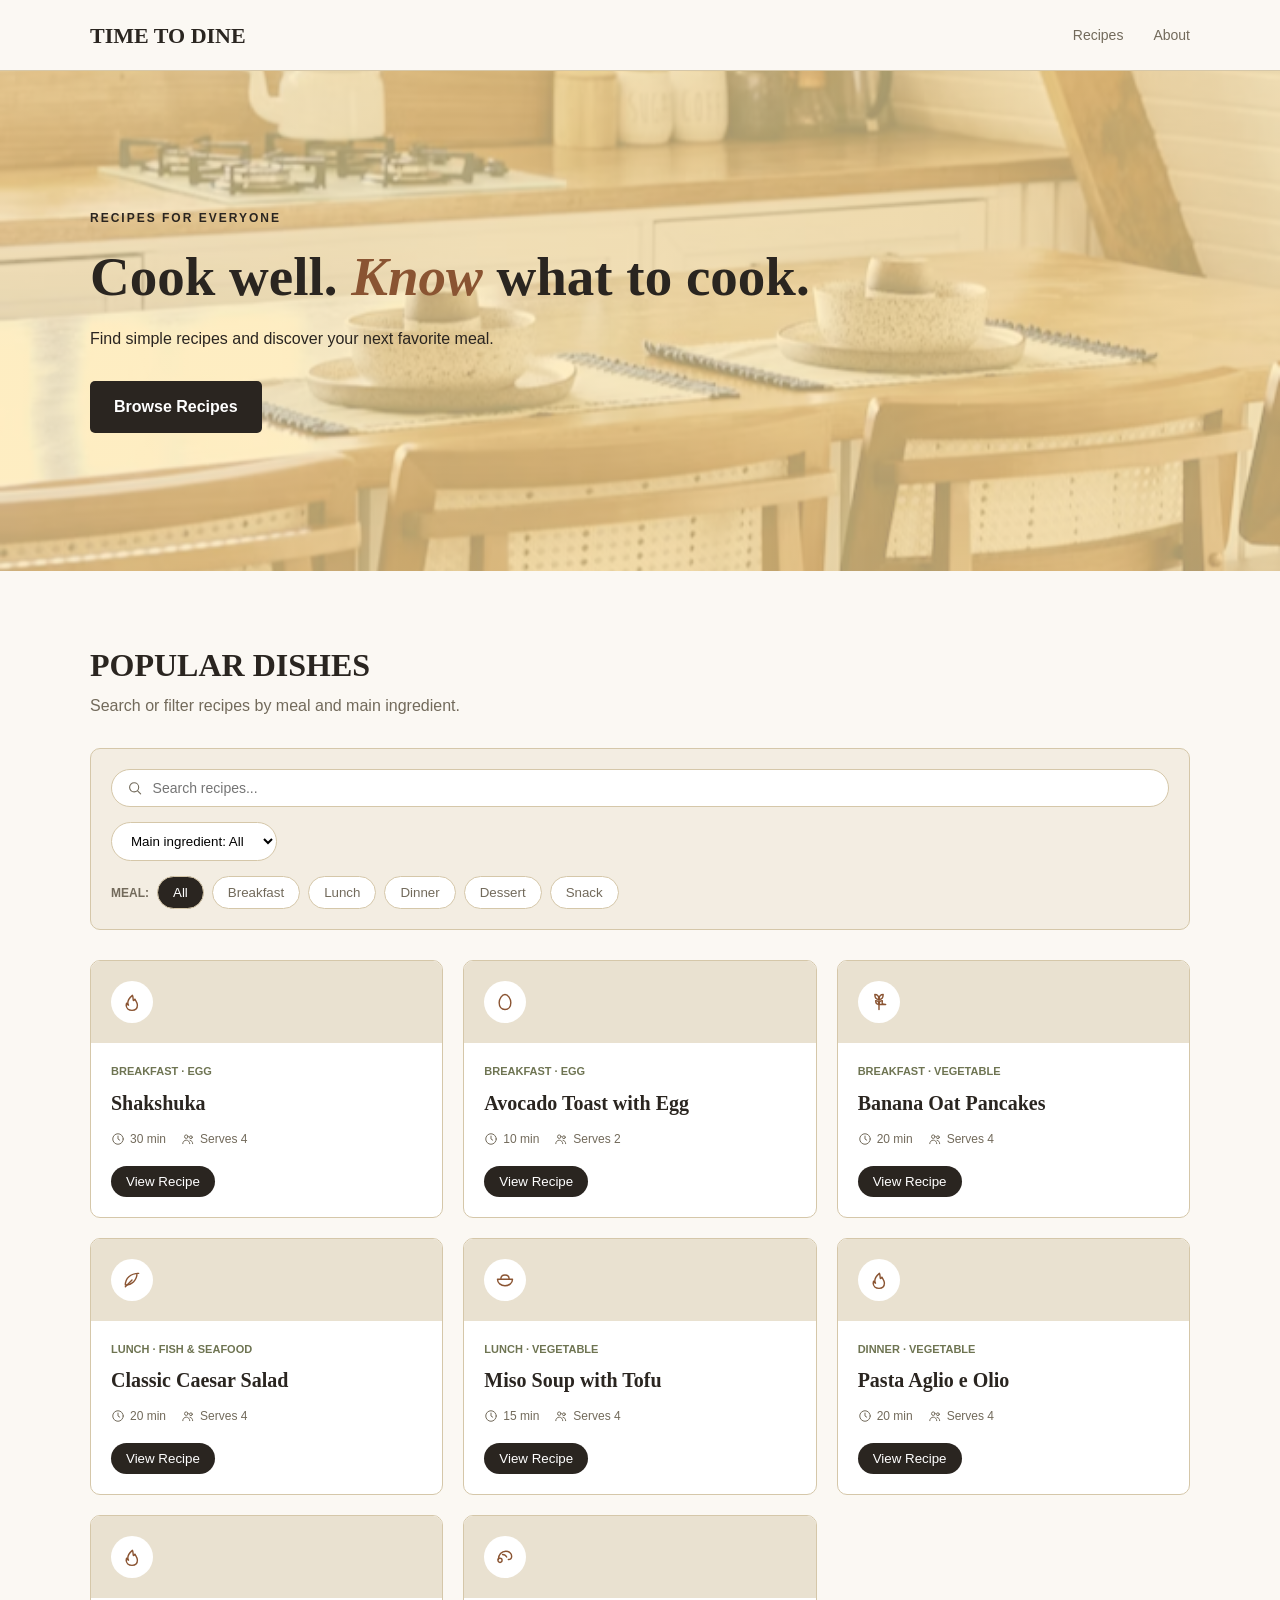
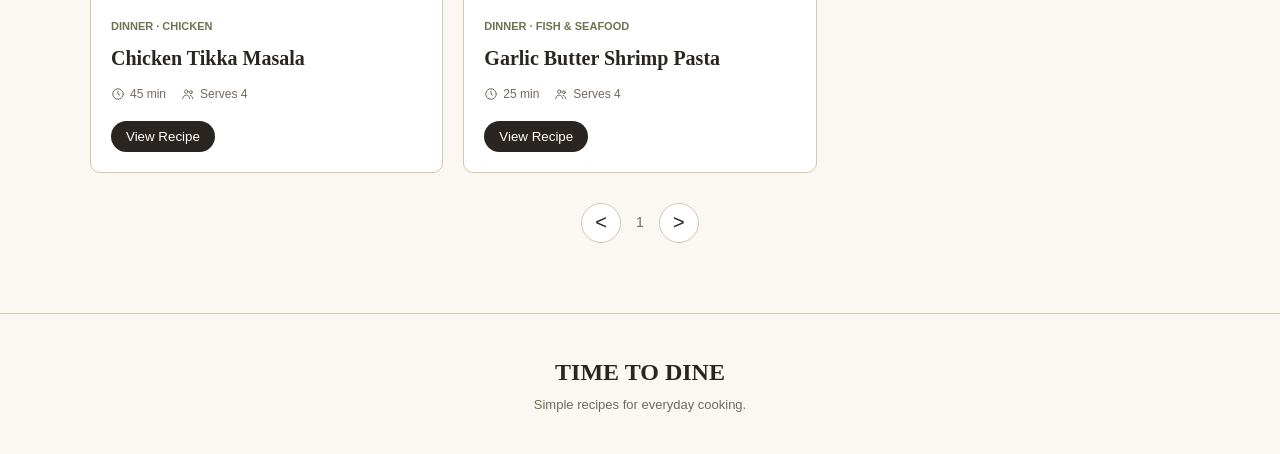
<file: index.html>
<!DOCTYPE html>
<html lang="en">

<head>
    <meta charset="UTF-8">
    <meta name="viewport" content="width=device-width, initial-scale=1.0">
    <title>Time to Dine</title>
    <link rel="stylesheet" href="styles.css">

    <!-- Fonts -->
    <link rel="preconnect" href="https://fonts.googleapis.com">
    <link rel="preconnect" href="https://fonts.gstatic.com" crossorigin>
    <link href="https://fonts.googleapis.com/css2?family=Fraunces:wght@400;600;700&family=Inter:wght@400;500;600&display=swap" rel="stylesheet">
</head>

<body>
    <!-- ================= SVG ICONS ================= -->
    <svg style="display: none;">
        <!-- Egg -->
        <symbol id="egg" viewBox="0 0 24 24">
            <path d="M12 21c4.4 0 7-3.6 7-8 0-5-3.5-10-7-10S5 8 5 13c0 4.4 2.6 8 7 8Z" />
        </symbol>

        <!-- Leaf -->
        <symbol id="leaf" viewBox="0 0 24 24">
            <path d="M20 4C10 4 4 10 4 18c8 0 14-6 14-14Z" />
            <path d="M4 20 12 12" />
        </symbol>

        <!-- Flame -->
        <symbol id="flame" viewBox="0 0 24 24">
            <path d="M12 22c4 0 6.5-2.6 6.5-6.4
            -0-3-2-4.8-3-7-1 1.6-1.8 2-2 1
            -.3-1.4 0-3.3-1-5.6C9.5 6.5
            7 9 7 13c0 1 .3 2 .8 2.8
            -1-.4-1.8-1.2-2.3-2.3
            C5 15.2 5 17 5 15.6
            5 19.4 8 22 12 22Z" />
        </symbol>

        <!-- Bowl -->
        <symbol id="bowl" viewBox="0 0 24 24">
            <path d="M3 11h18a9 8 0 0 1-18 0Z" />
            <path d="M7 11c0-3 2-5 5-5s5 2 5 5" />
        </symbol>

        <!-- Cookie -->
        <symbol id="cookie" viewBox="0 0 24 24">
            <circle cx="12" cy="12" r="9" />
            <circle cx="9" cy="10" r="1" />
            <circle cx="14" cy="8.5" r="1" />
            <circle cx="15" cy="14" r="1" />
            <circle cx="9.5" cy="15" r="1" />
        </symbol>

        <!-- Grain -->
        <symbol id="grain" viewBox="0 0 24 24">
            <path d="M12 21V9" />
            <path d="M12 9c0-4-2-6-5-6 0 4 2 6 5 6Z" />
            <path d="M12 9c0-4 2-6 5-6 0 4-2 6-5 6Z" />
            <path d="M12 15c0-3-1.7-4.7-4-4.7 0 3 1.7 4.7 4 4.7Z" />
            <path d="M12 15c0-3 1.7-4.7 4-4.7 0 3-1.7 4.7 4 4.7Z" />
        </symbol>

        <!-- Shrimp -->
        <symbol id="shrimp" viewBox="0 0 24 24">
            <path d="M4 15c0-6 4-10 9-10 4 0 7 3 7 6s-2 4-4 4" />
            <path d="M9 9c2 0 4 1 5 3" />
            <circle cx="6" cy="16" r="2.5" />
        </symbol>

        <!-- Clock -->
        <symbol id="clock" viewBox="0 0 24 24">
            <circle cx="12" cy="12" r="9" />
            <path d="M12 7v5l3 2" />
        </symbol>

        <!-- Users -->
        <symbol id="users" viewBox="0 0 24 24">
            <circle cx="9" cy="8" r="3" />
            <path d="M3 20c0-3.3 2.7-6 6-6s6 2.7 6 6" />
            <circle cx="17" cy="9" r="2.4" />
            <path d="M15.5 14.2c2.5.4 4.5 2.6 4.5 5.8" />
        </symbol>

        <!-- Search -->
        <symbol id="search" viewBox="0 0 24 24">
            <circle cx="11" cy="11" r="7" />
            <path d="m21 21-4.3-4.3" />
        </symbol>

        <!-- Close -->
        <symbol id="close" viewBox="0 0 24 24">
            <path d="M6 6l12 12" />
            <path d="M18 6 6 18" />
        </symbol>
    </svg>


    <!-- ================= HEADER ================= -->
    <header>
        <div class="container">
            <a href="#" class="logo">
                TIME TO DINE
            </a>

            <nav>
                <a href="#recipes">Recipes</a>
                <a href="#about">About</a>
            </nav>
        </div>
    </header>


    <!-- ================= HERO ================= -->
    <section class="hero">
        <div class="container">
            <p class="eyebrow">
                RECIPES FOR EVERYONE
            </p>

            <h1>
                Cook well.
                <i>Know</i>
                what to cook.
            </h1>

            <p class="hero-text">
                Find simple recipes and discover your next favorite meal.
            </p>

            <a href="#recipes" class="button">
                Browse Recipes
            </a>
        </div>
    </section>


    <!-- ================= RECIPES ================= -->
    <section class="recipes" id="recipes">
        <div class="container">
            <div class="section-title">
                <h2>POPULAR DISHES</h2>
                <p>
                    Search or filter recipes by meal and main ingredient.
                </p>
            </div>

            <!-- Search and Filters -->
            <div class="controls">

                <!-- Search -->
                <div class="search">
                    <svg>
                        <use href="#search"></use>
                    </svg>
                    <input type="text" id="searchInput" placeholder="Search recipes...">
                </div>

                <!-- Main Ingredient -->
                <select id="ingredientSelect">
                    <option value="All">
                        Main ingredient: All
                    </option>

                    <option value="Chicken">
                        Chicken
                    </option>

                    <option value="Beef">
                        Beef
                    </option>

                    <option value="Pork">
                        Pork
                    </option>

                    <option value="Fish & Seafood">
                        Fish & Seafood
                    </option>

                    <option value="Egg">
                        Egg
                    </option>

                    <option value="Vegetable">
                        Vegetable
                    </option>
                </select>

                <!-- Meal -->
                <div class="meal-filter">
                    <span>MEAL:</span>

                    <button class="chip active" data-meal="All">
                        All
                    </button>

                    <button class="chip" data-meal="Breakfast">
                        Breakfast
                    </button>

                    <button class="chip" data-meal="Lunch">
                        Lunch
                    </button>

                    <button class="chip" data-meal="Dinner">
                        Dinner
                    </button>

                    <button class="chip" data-meal="Dessert">
                        Dessert
                    </button>

                    <button class="chip" data-meal="Snack">
                        Snack
                    </button>
                </div>
            </div>

            <!-- Recipe Cards -->
            <div class="recipe-grid" id="recipeGrid"></div>


            <!-- Recipe Navigation -->
            <div class="recipe-navigation">
                <button id="prevRecipe">
                    &lt;
                </button>

                <span id="recipePage">
                    1
                </span>

                <button id="nextRecipe">
                    &gt;
                </button>
            </div>
        </div>
    </section>

    <!-- ================= RECIPE OVERLAY ================= -->
    <div class="recipe-overlay" id="recipeOverlay">

        <!-- Dark Background -->
        <div
            class="overlay-backdrop"
            id="overlayBackdrop">
        </div>

        <!-- Recipe Details -->
        <div class="detail" id="detailCard">

            <!-- Close Button -->
            <button class="close-btn" id="closeOverlay">
                <svg>
                    <use href="#close"></use>
                </svg>
            </button>


            <!-- Detail Header -->

            <div class="detail-head">
                <div>
                    <div class="category" id="detailCategory"></div>
                    <h2 id="detailTitle"></h2>

                    <!-- Recipe Meta -->
                    <div class="detail-meta">
                        <span>
                            <svg><use href="#clock"></use></svg>
                            <span id="detailTime"></span>
                            min
                        </span>

                        <span>
                            <svg><use href="#users"></use></svg>
                            Serves
                            <span id="detailServings"></span>
                        </span>
                    </div>
                </div>
            </div>

            <!-- Detail Body -->
            <div class="detail-body">

                <!-- Ingredients -->
                <div>
                    <h4>Ingredients</h4>
                    <div class="detail-receipt" id="detailIngredients"></div>
                </div>

                <!-- Instructions -->
                <div>
                    <h4>Instructions</h4>
                    <ol class="steps" id="detailSteps"></ol>
                </div>
            </div>
        </div>
    </div>

    <!-- ================= FOOTER ================= -->
    <footer id="about">
        <h2> TIME TO DINE
        </h2>
        <p> Simple recipes for everyday cooking.</p>
    </footer>

    <!-- JavaScript -->
    <script src="script.js"></script>

</body>
</html>
</file>
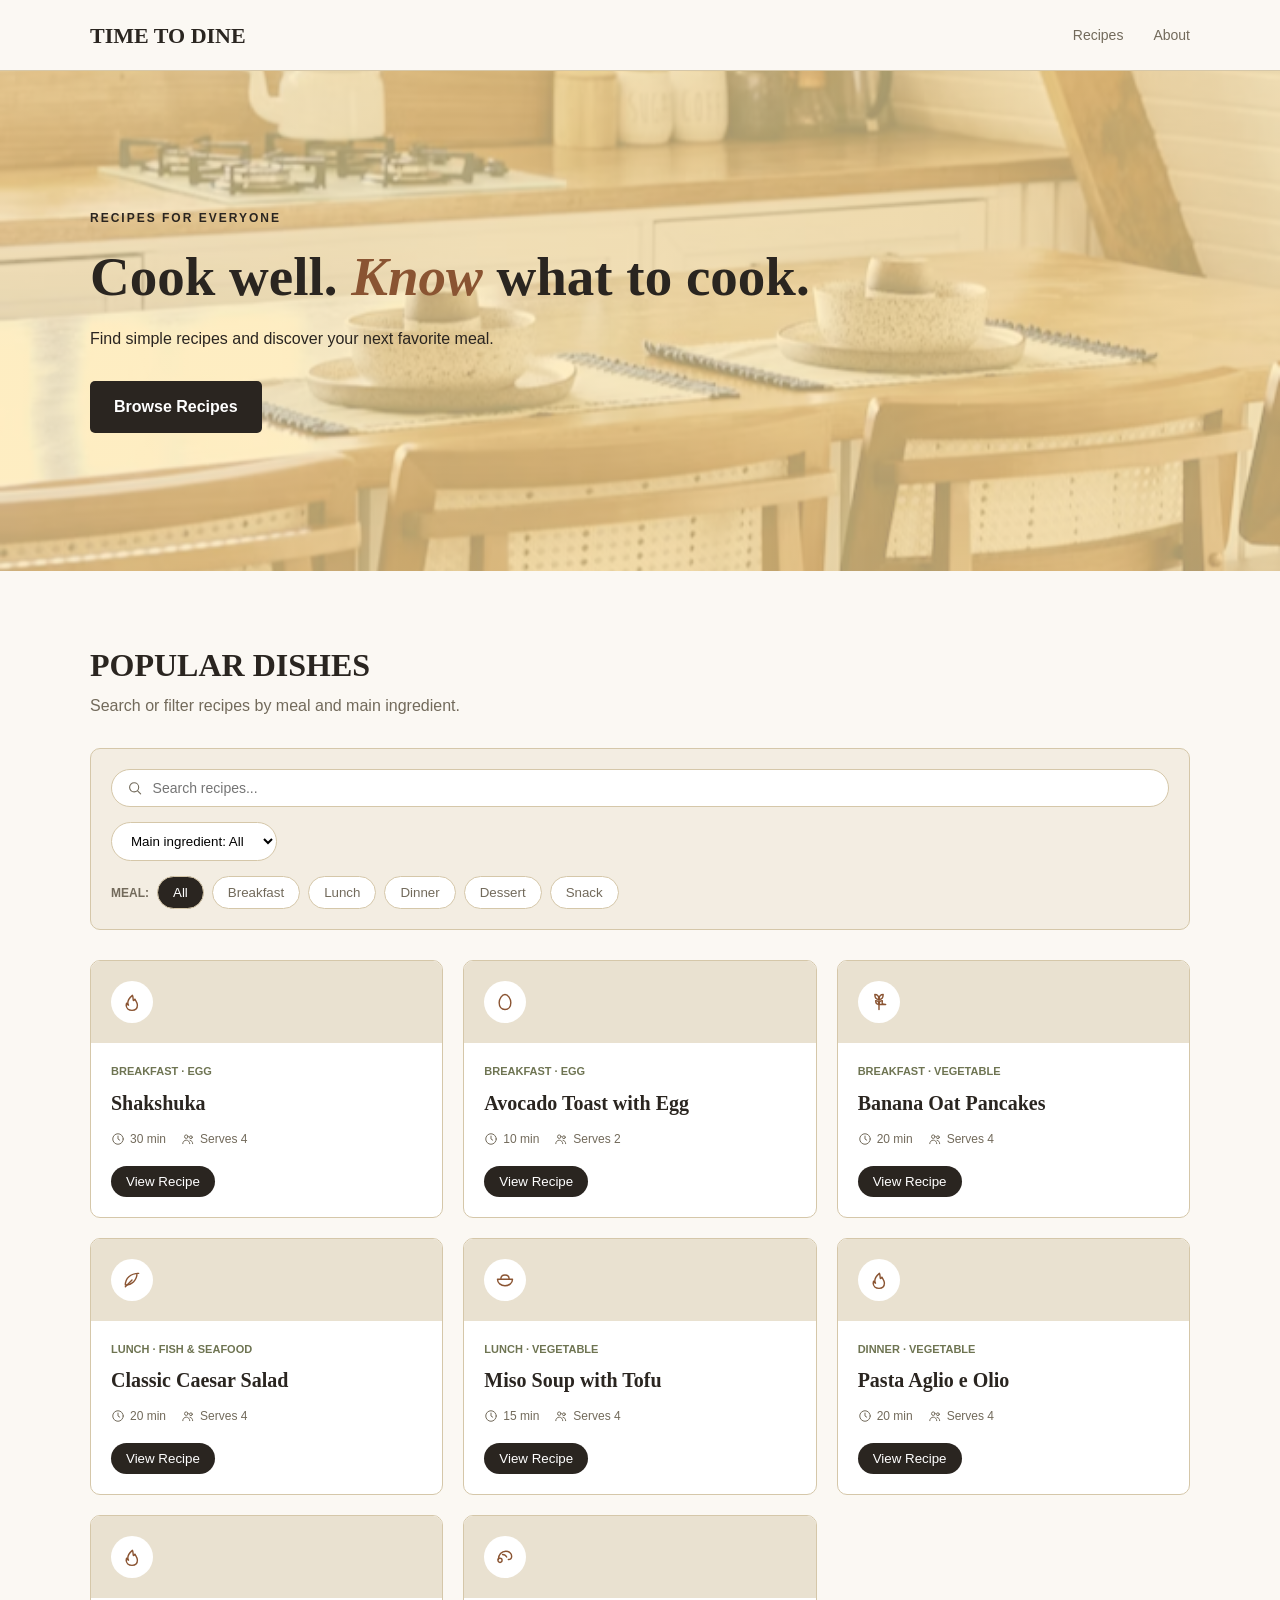
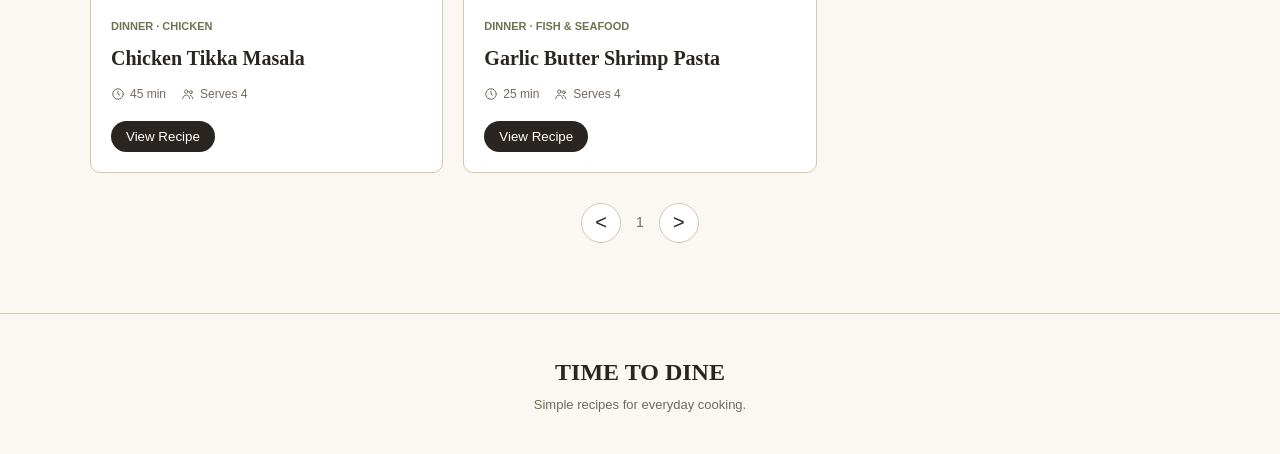
<file: recipe.html>
<!DOCTYPE html>
<html lang="en">

<head>
    <meta charset="UTF-8">
    <meta name="viewport" content="width=device-width, initial-scale=1.0">
    <title>Time to Dine</title>
    <link rel="stylesheet" href="recipe.css">

    <!-- Fonts -->
    <link rel="preconnect" href="https://fonts.googleapis.com">
    <link rel="preconnect" href="https://fonts.gstatic.com" crossorigin>
    <link href="https://fonts.googleapis.com/css2?family=Fraunces:wght@400;600;700&family=Inter:wght@400;500;600&display=swap" rel="stylesheet">
</head>

<body>
    <!-- ================= SVG ICONS ================= -->
    <svg style="display: none;">
        <!-- Egg -->
        <symbol id="egg" viewBox="0 0 24 24">
            <path d="M12 21c4.4 0 7-3.6 7-8 0-5-3.5-10-7-10S5 8 5 13c0 4.4 2.6 8 7 8Z" />
        </symbol>

        <!-- Leaf -->
        <symbol id="leaf" viewBox="0 0 24 24">
            <path d="M20 4C10 4 4 10 4 18c8 0 14-6 14-14Z" />
            <path d="M4 20 12 12" />
        </symbol>

        <!-- Flame -->
        <symbol id="flame" viewBox="0 0 24 24">
            <path d="M12 22c4 0 6.5-2.6 6.5-6.4
            -0-3-2-4.8-3-7-1 1.6-1.8 2-2 1
            -.3-1.4 0-3.3-1-5.6C9.5 6.5
            7 9 7 13c0 1 .3 2 .8 2.8
            -1-.4-1.8-1.2-2.3-2.3
            C5 15.2 5 17 5 15.6
            5 19.4 8 22 12 22Z" />
        </symbol>

        <!-- Bowl -->
        <symbol id="bowl" viewBox="0 0 24 24">
            <path d="M3 11h18a9 8 0 0 1-18 0Z" />
            <path d="M7 11c0-3 2-5 5-5s5 2 5 5" />
        </symbol>

        <!-- Cookie -->
        <symbol id="cookie" viewBox="0 0 24 24">
            <circle cx="12" cy="12" r="9" />
            <circle cx="9" cy="10" r="1" />
            <circle cx="14" cy="8.5" r="1" />
            <circle cx="15" cy="14" r="1" />
            <circle cx="9.5" cy="15" r="1" />
        </symbol>

        <!-- Grain -->
        <symbol id="grain" viewBox="0 0 24 24">
            <path d="M12 21V9" />
            <path d="M12 9c0-4-2-6-5-6 0 4 2 6 5 6Z" />
            <path d="M12 9c0-4 2-6 5-6 0 4-2 6-5 6Z" />
            <path d="M12 15c0-3-1.7-4.7-4-4.7 0 3 1.7 4.7 4 4.7Z" />
            <path d="M12 15c0-3 1.7-4.7 4-4.7 0 3-1.7 4.7 4 4.7Z" />
        </symbol>

        <!-- Shrimp -->
        <symbol id="shrimp" viewBox="0 0 24 24">
            <path d="M4 15c0-6 4-10 9-10 4 0 7 3 7 6s-2 4-4 4" />
            <path d="M9 9c2 0 4 1 5 3" />
            <circle cx="6" cy="16" r="2.5" />
        </symbol>

        <!-- Clock -->
        <symbol id="clock" viewBox="0 0 24 24">
            <circle cx="12" cy="12" r="9" />
            <path d="M12 7v5l3 2" />
        </symbol>

        <!-- Users -->
        <symbol id="users" viewBox="0 0 24 24">
            <circle cx="9" cy="8" r="3" />
            <path d="M3 20c0-3.3 2.7-6 6-6s6 2.7 6 6" />
            <circle cx="17" cy="9" r="2.4" />
            <path d="M15.5 14.2c2.5.4 4.5 2.6 4.5 5.8" />
        </symbol>

        <!-- Search -->
        <symbol id="search" viewBox="0 0 24 24">
            <circle cx="11" cy="11" r="7" />
            <path d="m21 21-4.3-4.3" />
        </symbol>

        <!-- Close -->
        <symbol id="close" viewBox="0 0 24 24">
            <path d="M6 6l12 12" />
            <path d="M18 6 6 18" />
        </symbol>
    </svg>


    <!-- ================= HEADER ================= -->
    <header>
        <div class="container">
            <a href="#" class="logo">
                TIME TO DINE
            </a>

            <nav>
                <a href="#recipes">Recipes</a>
                <a href="#about">About</a>
            </nav>
        </div>
    </header>


    <!-- ================= HERO ================= -->
    <section class="hero">
        <div class="container">
            <p class="eyebrow">
                RECIPES FOR EVERYONE
            </p>

            <h1>
                Cook well.
                <i>Know</i>
                what to cook.
            </h1>

            <p class="hero-text">
                Find simple recipes and discover your next favorite meal.
            </p>

            <a href="#recipes" class="button">
                Browse Recipes
            </a>
        </div>
    </section>


    <!-- ================= RECIPES ================= -->
    <section class="recipes" id="recipes">
        <div class="container">
            <div class="section-title">
                <h2>POPULAR DISHES</h2>
                <p>
                    Search or filter recipes by meal and main ingredient.
                </p>
            </div>

            <!-- Search and Filters -->
            <div class="controls">

                <!-- Search -->
                <div class="search">
                    <svg>
                        <use href="#search"></use>
                    </svg>
                    <input type="text" id="searchInput" placeholder="Search recipes...">
                </div>

                <!-- Main Ingredient -->
                <select id="ingredientSelect">
                    <option value="All">
                        Main ingredient: All
                    </option>

                    <option value="Chicken">
                        Chicken
                    </option>

                    <option value="Beef">
                        Beef
                    </option>

                    <option value="Pork">
                        Pork
                    </option>

                    <option value="Fish & Seafood">
                        Fish & Seafood
                    </option>

                    <option value="Egg">
                        Egg
                    </option>

                    <option value="Vegetable">
                        Vegetable
                    </option>
                </select>

                <!-- Meal -->
                <div class="meal-filter">
                    <span>MEAL:</span>

                    <button class="chip active" data-meal="All">
                        All
                    </button>

                    <button class="chip" data-meal="Breakfast">
                        Breakfast
                    </button>

                    <button class="chip" data-meal="Lunch">
                        Lunch
                    </button>

                    <button class="chip" data-meal="Dinner">
                        Dinner
                    </button>

                    <button class="chip" data-meal="Dessert">
                        Dessert
                    </button>

                    <button class="chip" data-meal="Snack">
                        Snack
                    </button>
                </div>
            </div>

            <!-- Recipe Cards -->
            <div class="recipe-grid" id="recipeGrid"></div>


            <!-- Recipe Navigation -->
            <div class="recipe-navigation">
                <button id="prevRecipe">
                    &lt;
                </button>

                <span id="recipePage">
                    1
                </span>

                <button id="nextRecipe">
                    &gt;
                </button>
            </div>
        </div>
    </section>

    <!-- ================= RECIPE OVERLAY ================= -->
    <div class="recipe-overlay" id="recipeOverlay">

        <!-- Dark Background -->
        <div
            class="overlay-backdrop"
            id="overlayBackdrop">
        </div>

        <!-- Recipe Details -->
        <div class="detail" id="detailCard">

            <!-- Close Button -->
            <button class="close-btn" id="closeOverlay">
                <svg>
                    <use href="#close"></use>
                </svg>
            </button>


            <!-- Detail Header -->

            <div class="detail-head">
                <div>
                    <div class="category" id="detailCategory"></div>
                    <h2 id="detailTitle"></h2>

                    <!-- Recipe Meta -->
                    <div class="detail-meta">
                        <span>
                            <svg><use href="#clock"></use></svg>
                            <span id="detailTime"></span>
                            min
                        </span>

                        <span>
                            <svg><use href="#users"></use></svg>
                            Serves
                            <span id="detailServings"></span>
                        </span>
                    </div>
                </div>
            </div>

            <!-- Detail Body -->
            <div class="detail-body">

                <!-- Ingredients -->
                <div>
                    <h4>Ingredients</h4>
                    <div class="detail-receipt" id="detailIngredients"></div>
                </div>

                <!-- Instructions -->
                <div>
                    <h4>Instructions</h4>
                    <ol class="steps" id="detailSteps"></ol>
                </div>
            </div>
        </div>
    </div>

    <!-- ================= FOOTER ================= -->
    <footer id="about">
        <h2> TIME TO DINE
        </h2>
        <p> Simple recipes for everyday cooking.</p>
    </footer>

    <!-- JavaScript -->
    <script src="recipe.js"></script>

</body>
</html>
</file>
<file: styles.css>
/* ================= GENERAL ================= */

* {
    margin: 0;
    padding: 0;
    box-sizing: border-box;
}

body {
    font-family: Arial, sans-serif;
    background-color: #FBF8F3;
    color: #2A2520;
    line-height: 1.5;
}

.container {
    width: 90%;
    max-width: 1100px;
    margin: auto;
}

a {
    text-decoration: none;
    color: inherit;
}


/* ================= SVG ICONS ================= */

svg {
    width: 20px;
    height: 20px;
    fill: none;
    stroke: currentColor;
    stroke-width: 1.7;
    stroke-linecap: round;
    stroke-linejoin: round;
}


/* ================= HEADER ================= */

header {
    position: sticky;
    top: 0;
    background-color: #FBF8F3;
    border-bottom: 1px solid #D5C7A9;
    z-index: 10;
}

header .container {
    height: 70px;
    display: flex;
    justify-content: space-between;
    align-items: center;
}

.logo {
    font-family: Georgia, serif;
    font-size: 22px;
    font-weight: bold;
}

nav {
    display: flex;
    gap: 30px;
}

nav a {
    color: #726A5B;
    font-size: 14px;
}

nav a:hover {
    color: #2A2520;
}

/* ================= HERO ================= */

.hero {
    min-height: 500px;
    background-image: linear-gradient(rgba(255, 230, 167, 0.65),rgba(255, 230, 167, 0.65)), url("kitchen.png");
    background-size: cover;
    background-position: center;
    display: flex;
    align-items: center;
}

.hero .container {
    padding-top: 50px;
    padding-bottom: 50px;
}

.eyebrow {
    font-size: 12px;
    font-weight: bold;
    letter-spacing: 2px;
    margin-bottom: 20px;
}

.hero h1 {
    font-family: Georgia, serif;
    font-size: 55px;
    line-height: 1.1;
    margin-bottom: 20px;
}

.hero h1 i {
    color: #8A5432;
}

.hero-text {
    max-width: 500px;
    font-size: 16px;
    margin-bottom: 30px;
}

.button {
    display: inline-block;
    background-color: #2A2520;
    color: white;
    padding: 14px 24px;
    border-radius: 5px;
    font-weight: bold;
}

.button:hover {
    background-color: #8A5432;
}


/* ================= RECIPES ================= */

.recipes {
    padding: 70px 0;
}

.section-title {
    margin-bottom: 30px;
}

.section-title h2 {
    font-family: Georgia, serif;
    font-size: 32px;
    margin-bottom: 5px;
}

.section-title p {
    color: #726A5B;
}


/* ================= CONTROLS ================= */

.controls {
    background-color: #F3EDE2;
    border: 1px solid #D5C7A9;
    border-radius: 10px;
    padding: 20px;
    margin-bottom: 30px;
}


/* Search */

.search {
    display: flex;
    align-items: center;
    gap: 10px;
    background-color: white;
    border: 1px solid #D5C7A9;
    border-radius: 30px;
    padding: 10px 15px;
    margin-bottom: 15px;
}

.search svg {
    width: 16px;
    height: 16px;
    color: #726A5B;
}

.search input {
    width: 100%;
    border: none;
    outline: none;
    font-size: 14px;
}


/* Select */

select {
    padding: 10px 15px;
    border: 1px solid #D5C7A9;
    border-radius: 30px;
    background-color: white;
    margin-bottom: 15px;
}


/* Meal buttons */

.meal-filter {
    display: flex;
    align-items: center;
    gap: 8px;
    flex-wrap: wrap;
}

.meal-filter span {
    font-size: 12px;
    font-weight: bold;
    color: #726A5B;
}

.chip {
    border: 1px solid #D5C7A9;
    background-color: white;
    color: #726A5B;
    padding: 8px 15px;
    border-radius: 20px;
    cursor: pointer;
}

.chip:hover {
    border-color: #A5673F;
}

.chip.active {
    background-color: #2A2520;
    color: white;
}


/* ================= RECIPE GRID ================= */

.recipe-grid {
    display: grid;
    grid-template-columns: repeat(3, 1fr);
    gap: 20px;
}

/* ================= RECIPE NAVIGATION ================= */

.recipe-navigation {
    display: flex;
    justify-content: center;
    align-items: center;
    gap: 15px;
    margin-top: 30px;
}

.recipe-navigation button {
    width: 40px;
    height: 40px;
    border: 1px solid #D5C7A9;
    border-radius: 50%;
    background-color: white;
    color: #2A2520;
    font-size: 20px;
    cursor: pointer;
}

.recipe-navigation button:hover {
    background-color: #2A2520;
    color: white;
}

.recipe-navigation span {
    font-size: 14px;
    color: #726A5B;
}

/* ================= CARD ================= */

.card {
    background-color: white;
    border: 1px solid #D5C7A9;
    border-radius: 10px;
    overflow: hidden;
    transition: 0.2s;
}

.card:hover {
    transform: translateY(-3px);
    box-shadow: 0 8px 20px rgba(0, 0, 0, 0.08);
}


/* Card top */

.card-top {
    background-color: #E9E1D0;
    padding: 20px;
    display: flex;
    justify-content: flex-start;
}

.card-icon {
    width: 42px;
    height: 42px;
    background-color: white;
    border-radius: 50%;
    display: flex;
    align-items: center;
    justify-content: center;
    color: #8A5432;
}


/* Card body */

.card-body {
    padding: 20px;
}

.category {
    color: #6E7452;
    font-size: 11px;
    font-weight: bold;
    text-transform: uppercase;
    margin-bottom: 8px;
}

.card h3 {
    font-family: Georgia, serif;
    font-size: 20px;
    margin-bottom: 12px;
}

.card-info {
    display: flex;
    gap: 15px;
    color: #726A5B;
    font-size: 12px;
}

.card-info span {
    display: flex;
    align-items: center;
    gap: 5px;
}

.card-info svg {
    width: 14px;
    height: 14px;
}


/* View button */

.card-button {
    display: inline-block;
    margin-top: 18px;
    background-color: #2A2520;
    color: white;
    border: none;
    padding: 8px 15px;
    border-radius: 20px;
    cursor: pointer;
}

.card-button:hover {
    background-color: #8A5432;
}


/* ================= RECIPE OVERLAY ================= */

.recipe-overlay {
    display: none;
    position: fixed;
    inset: 0;
    z-index: 100;
    padding: 48px 20px;
    overflow-y: auto;
    align-items: flex-start;
    justify-content: center;
}

.recipe-overlay.show {
    display: flex;
}


/* Dark background */

.overlay-backdrop {
    position: fixed;
    inset: 0;
    background-color: rgba(42, 37, 32, 0.4);
    z-index: 1;
}


/* ================= RECIPE DETAIL ================= */

.detail {
    position: relative;
    z-index: 2;
    width: 100%;
    max-width: 760px;
    background-color: #FBF8F3;
    border-radius: 10px;
    box-shadow: 0 15px 40px rgba(0, 0, 0, 0.15);
    overflow: hidden;
}


/* ================= DETAIL HEADER ================= */

.detail-head {
    background-color: #E9E1D0;
    padding: 34px 40px;
    position: relative;
    display: flex;
    justify-content: space-between;
    align-items: flex-start;
    gap: 20px;
}

.detail-head .category {
    color: #8A5432;
}

.detail-head h2 {
    font-family: Georgia, serif;
    font-size: 30px;
    margin: 6px 0 12px;
}


/* ================= DETAIL META ================= */

.detail-meta {
    display: flex;
    gap: 18px;
    color: #726A5B;
    font-size: 13px;
}

.detail-meta span {
    display: flex;
    align-items: center;
    gap: 6px;
}

.detail-meta svg {
    width: 14px;
    height: 14px;
}


/* ================= CLOSE BUTTON ================= */

.close-btn {
    position: absolute;
    top: 18px;
    right: 18px;
    width: 32px;
    height: 32px;
    border-radius: 50%;
    background-color: white;
    border: 1px solid #D5C7A9;
    display: flex;
    align-items: center;
    justify-content: center;
    cursor: pointer;
    z-index: 5;
}

.close-btn svg {
    width: 16px;
    height: 16px;
}


/* ================= DETAIL BODY ================= */

.detail-body {
    padding: 36px 40px 40px;
    display: grid;
    grid-template-columns: 1.1fr 0.9fr;
    gap: 44px;
}

.detail-body h4 {
    font-family: Arial, sans-serif;
    font-size: 11px;
    text-transform: uppercase;
    letter-spacing: 1.5px;
    color: #726A5B;
    margin: 0 0 16px;
}


/* ================= INGREDIENTS ================= */

.detail-receipt {
    background-color: white;
    border: 1px solid #D5C7A9;
    border-radius: 8px;
    padding: 20px;
}

.detail-receipt .ingredient {
    display: flex;
    justify-content: space-between;
    align-items: center;
    gap: 20px;
    padding: 10px 0;
    border-bottom: 1px solid #E9E1D0;
    font-size: 13px;
}

.detail-receipt .ingredient:last-child {
    border-bottom: none;
}

.detail-receipt .ingredient span:first-child {
    font-weight: 600;
}

.detail-receipt .ingredient span:last-child {
    color: #726A5B;
}


/* ================= INSTRUCTIONS ================= */

.steps {
    list-style: none;
    margin: 0;
    padding: 0;
    counter-reset: step;
}

.steps li {
    counter-increment: step;
    position: relative;
    padding-left: 34px;
    margin-bottom: 16px;
    font-size: 14px;
    line-height: 1.6;
}

.steps li::before {
    content: counter(step);
    position: absolute;
    left: 0;
    top: 0;
    width: 22px;
    height: 22px;
    border-radius: 50%;
    background-color: white;
    border: 1px solid #D5C7A9;
    color: #8A5432;
    font-size: 11px;
    font-weight: bold;
    display: flex;
    align-items: center;
    justify-content: center;
}

/* ================= FOOTER ================= */

footer {
    border-top: 1px solid #D5C7A9;
    text-align: center;
    padding: 40px 0;
}

footer h2 {
    font-family: Georgia, serif;
    margin-bottom: 5px;
}

footer p {
    color: #726A5B;
    font-size: 13px;
}


/* ================= TABLET - 768px ================= */

@media (max-width: 768px) {

    .container {
        width: 90%;
    }

    /* Header */

    header .container {
        height: 65px;
    }

    nav {
        gap: 20px;
    }

    /* Hero */

    .hero {
        min-height: 450px;
    }

    .hero h1 {
        font-size: 45px;
    }

    .hero-text {
        max-width: 450px;
    }

    /* Recipe Grid */

    .recipe-grid {
        grid-template-columns: repeat(2, 1fr);
    }

    /* Controls */

    .controls {
        padding: 18px;
    }

    .meal-filter {
        gap: 7px;
    }

    .chip {
        padding: 7px 12px;
        font-size: 13px;
    }

    /* Recipe Detail */

    .detail {
        max-width: 90%;
    }

    .detail-head {
        padding: 30px;
    }

    .detail-body {
        grid-template-columns: 1fr;
        gap: 30px;
        padding: 30px;
    }
}


/* ================= PHONE - 480px ================= */

@media (max-width: 480px) {

    /* General */

    .container {
        width: 92%;
    }


    /* ================= HEADER ================= */

    header .container {
        height: auto;
        min-height: 65px;
        padding: 15px 0;
    }

    .logo {
        font-size: 17px;
    }

    nav {
        gap: 12px;
    }

    nav a {
        font-size: 12px;
    }


    /* ================= HERO ================= */

    .hero {
        min-height: 420px;
    }

    .hero .container {
        padding-top: 40px;
        padding-bottom: 40px;
    }

    .eyebrow {
        font-size: 10px;
        letter-spacing: 1.5px;
        margin-bottom: 15px;
    }

    .hero h1 {
        font-size: 35px;
        line-height: 1.1;
        margin-bottom: 18px;
    }

    .hero-text {
        font-size: 14px;
        max-width: 100%;
        margin-bottom: 25px;
    }

    .button {
        padding: 12px 20px;
        font-size: 14px;
    }


    /* ================= RECIPES ================= */

    .recipes {
        padding: 50px 0;
    }

    .section-title {
        margin-bottom: 25px;
    }

    .section-title h2 {
        font-size: 26px;
    }

    .section-title p {
        font-size: 13px;
    }


    /* ================= CONTROLS ================= */

    .controls {
        padding: 15px;
    }

    .search {
        padding: 10px 13px;
    }

    .search input {
        font-size: 13px;
    }

    select {
        width: 100%;
        margin-bottom: 15px;
    }

    .meal-filter {
        display: flex;
        flex-wrap: wrap;
        gap: 7px;
    }

    .meal-filter span {
        width: 100%;
        margin-bottom: 2px;
    }

    .chip {
        padding: 7px 11px;
        font-size: 12px;
    }


    /* ================= RECIPE GRID ================= */

    .recipe-grid {
        grid-template-columns: 1fr;
        gap: 15px;
    }

    .card-body {
        padding: 18px;
    }

    .card h3 {
        font-size: 19px;
    }


    /* ================= NAVIGATION ================= */

    .recipe-navigation {
        margin-top: 25px;
        gap: 12px;
    }

    .recipe-navigation button {
        width: 36px;
        height: 36px;
        font-size: 18px;
    }


    /* ================= RECIPE OVERLAY ================= */

    .recipe-overlay {
        padding: 15px 10px;
    }

    .detail {
        max-width: 100%;
        border-radius: 8px;
    }


    /* ================= DETAIL HEADER ================= */

    .detail-head {
        padding: 28px 20px;
        padding-right: 55px;
    }

    .detail-head h2 {
        font-size: 24px;
        line-height: 1.2;
    }

    .detail-meta {
        flex-wrap: wrap;
        gap: 10px 15px;
        font-size: 12px;
    }

    .close-btn {
        top: 14px;
        right: 14px;
        width: 30px;
        height: 30px;
    }


    /* ================= DETAIL BODY ================= */

    .detail-body {
        padding: 25px 20px 30px;
        grid-template-columns: 1fr;
        gap: 30px;
    }

    .detail-receipt {
        padding: 15px;
    }

    .detail-receipt .ingredient {
        gap: 10px;
        padding: 9px 0;
        font-size: 12px;
    }

    .steps li {
        padding-left: 32px;
        font-size: 13px;
    }


    /* ================= FOOTER ================= */

    footer {
        padding: 30px 0;
    }

    footer h2 {
        font-size: 22px;
    }

    footer p {
        font-size: 12px;
    }
}
</file>
<file: recipe.css>
/* ================= GENERAL ================= */

* {
    margin: 0;
    padding: 0;
    box-sizing: border-box;
}

body {
    font-family: Arial, sans-serif;
    background-color: #FBF8F3;
    color: #2A2520;
    line-height: 1.5;
}

.container {
    width: 90%;
    max-width: 1100px;
    margin: auto;
}

a {
    text-decoration: none;
    color: inherit;
}


/* ================= SVG ICONS ================= */

svg {
    width: 20px;
    height: 20px;
    fill: none;
    stroke: currentColor;
    stroke-width: 1.7;
    stroke-linecap: round;
    stroke-linejoin: round;
}


/* ================= HEADER ================= */

header {
    position: sticky;
    top: 0;
    background-color: #FBF8F3;
    border-bottom: 1px solid #D5C7A9;
    z-index: 10;
}

header .container {
    height: 70px;
    display: flex;
    justify-content: space-between;
    align-items: center;
}

.logo {
    font-family: Georgia, serif;
    font-size: 22px;
    font-weight: bold;
}

nav {
    display: flex;
    gap: 30px;
}

nav a {
    color: #726A5B;
    font-size: 14px;
}

nav a:hover {
    color: #2A2520;
}

/* ================= HERO ================= */

.hero {
    min-height: 500px;
    background-image: linear-gradient(rgba(255, 230, 167, 0.65),rgba(255, 230, 167, 0.65)), url("kitchen.png");
    background-size: cover;
    background-position: center;
    display: flex;
    align-items: center;
}

.hero .container {
    padding-top: 50px;
    padding-bottom: 50px;
}

.eyebrow {
    font-size: 12px;
    font-weight: bold;
    letter-spacing: 2px;
    margin-bottom: 20px;
}

.hero h1 {
    font-family: Georgia, serif;
    font-size: 55px;
    line-height: 1.1;
    margin-bottom: 20px;
}

.hero h1 i {
    color: #8A5432;
}

.hero-text {
    max-width: 500px;
    font-size: 16px;
    margin-bottom: 30px;
}

.button {
    display: inline-block;
    background-color: #2A2520;
    color: white;
    padding: 14px 24px;
    border-radius: 5px;
    font-weight: bold;
}

.button:hover {
    background-color: #8A5432;
}


/* ================= RECIPES ================= */

.recipes {
    padding: 70px 0;
}

.section-title {
    margin-bottom: 30px;
}

.section-title h2 {
    font-family: Georgia, serif;
    font-size: 32px;
    margin-bottom: 5px;
}

.section-title p {
    color: #726A5B;
}


/* ================= CONTROLS ================= */

.controls {
    background-color: #F3EDE2;
    border: 1px solid #D5C7A9;
    border-radius: 10px;
    padding: 20px;
    margin-bottom: 30px;
}


/* Search */

.search {
    display: flex;
    align-items: center;
    gap: 10px;
    background-color: white;
    border: 1px solid #D5C7A9;
    border-radius: 30px;
    padding: 10px 15px;
    margin-bottom: 15px;
}

.search svg {
    width: 16px;
    height: 16px;
    color: #726A5B;
}

.search input {
    width: 100%;
    border: none;
    outline: none;
    font-size: 14px;
}


/* Select */

select {
    padding: 10px 15px;
    border: 1px solid #D5C7A9;
    border-radius: 30px;
    background-color: white;
    margin-bottom: 15px;
}


/* Meal buttons */

.meal-filter {
    display: flex;
    align-items: center;
    gap: 8px;
    flex-wrap: wrap;
}

.meal-filter span {
    font-size: 12px;
    font-weight: bold;
    color: #726A5B;
}

.chip {
    border: 1px solid #D5C7A9;
    background-color: white;
    color: #726A5B;
    padding: 8px 15px;
    border-radius: 20px;
    cursor: pointer;
}

.chip:hover {
    border-color: #A5673F;
}

.chip.active {
    background-color: #2A2520;
    color: white;
}


/* ================= RECIPE GRID ================= */

.recipe-grid {
    display: grid;
    grid-template-columns: repeat(3, 1fr);
    gap: 20px;
}

/* ================= RECIPE NAVIGATION ================= */

.recipe-navigation {
    display: flex;
    justify-content: center;
    align-items: center;
    gap: 15px;
    margin-top: 30px;
}

.recipe-navigation button {
    width: 40px;
    height: 40px;
    border: 1px solid #D5C7A9;
    border-radius: 50%;
    background-color: white;
    color: #2A2520;
    font-size: 20px;
    cursor: pointer;
}

.recipe-navigation button:hover {
    background-color: #2A2520;
    color: white;
}

.recipe-navigation span {
    font-size: 14px;
    color: #726A5B;
}

/* ================= CARD ================= */

.card {
    background-color: white;
    border: 1px solid #D5C7A9;
    border-radius: 10px;
    overflow: hidden;
    transition: 0.2s;
}

.card:hover {
    transform: translateY(-3px);
    box-shadow: 0 8px 20px rgba(0, 0, 0, 0.08);
}


/* Card top */

.card-top {
    background-color: #E9E1D0;
    padding: 20px;
    display: flex;
    justify-content: flex-start;
}

.card-icon {
    width: 42px;
    height: 42px;
    background-color: white;
    border-radius: 50%;
    display: flex;
    align-items: center;
    justify-content: center;
    color: #8A5432;
}


/* Card body */

.card-body {
    padding: 20px;
}

.category {
    color: #6E7452;
    font-size: 11px;
    font-weight: bold;
    text-transform: uppercase;
    margin-bottom: 8px;
}

.card h3 {
    font-family: Georgia, serif;
    font-size: 20px;
    margin-bottom: 12px;
}

.card-info {
    display: flex;
    gap: 15px;
    color: #726A5B;
    font-size: 12px;
}

.card-info span {
    display: flex;
    align-items: center;
    gap: 5px;
}

.card-info svg {
    width: 14px;
    height: 14px;
}


/* View button */

.card-button {
    display: inline-block;
    margin-top: 18px;
    background-color: #2A2520;
    color: white;
    border: none;
    padding: 8px 15px;
    border-radius: 20px;
    cursor: pointer;
}

.card-button:hover {
    background-color: #8A5432;
}


/* ================= RECIPE OVERLAY ================= */

.recipe-overlay {
    display: none;
    position: fixed;
    inset: 0;
    z-index: 100;
    padding: 48px 20px;
    overflow-y: auto;
    align-items: flex-start;
    justify-content: center;
}

.recipe-overlay.show {
    display: flex;
}


/* Dark background */

.overlay-backdrop {
    position: fixed;
    inset: 0;
    background-color: rgba(42, 37, 32, 0.4);
    z-index: 1;
}


/* ================= RECIPE DETAIL ================= */

.detail {
    position: relative;
    z-index: 2;
    width: 100%;
    max-width: 760px;
    background-color: #FBF8F3;
    border-radius: 10px;
    box-shadow: 0 15px 40px rgba(0, 0, 0, 0.15);
    overflow: hidden;
}


/* ================= DETAIL HEADER ================= */

.detail-head {
    background-color: #E9E1D0;
    padding: 34px 40px;
    position: relative;
    display: flex;
    justify-content: space-between;
    align-items: flex-start;
    gap: 20px;
}

.detail-head .category {
    color: #8A5432;
}

.detail-head h2 {
    font-family: Georgia, serif;
    font-size: 30px;
    margin: 6px 0 12px;
}


/* ================= DETAIL META ================= */

.detail-meta {
    display: flex;
    gap: 18px;
    color: #726A5B;
    font-size: 13px;
}

.detail-meta span {
    display: flex;
    align-items: center;
    gap: 6px;
}

.detail-meta svg {
    width: 14px;
    height: 14px;
}


/* ================= CLOSE BUTTON ================= */

.close-btn {
    position: absolute;
    top: 18px;
    right: 18px;
    width: 32px;
    height: 32px;
    border-radius: 50%;
    background-color: white;
    border: 1px solid #D5C7A9;
    display: flex;
    align-items: center;
    justify-content: center;
    cursor: pointer;
    z-index: 5;
}

.close-btn svg {
    width: 16px;
    height: 16px;
}


/* ================= DETAIL BODY ================= */

.detail-body {
    padding: 36px 40px 40px;
    display: grid;
    grid-template-columns: 1.1fr 0.9fr;
    gap: 44px;
}

.detail-body h4 {
    font-family: Arial, sans-serif;
    font-size: 11px;
    text-transform: uppercase;
    letter-spacing: 1.5px;
    color: #726A5B;
    margin: 0 0 16px;
}


/* ================= INGREDIENTS ================= */

.detail-receipt {
    background-color: white;
    border: 1px solid #D5C7A9;
    border-radius: 8px;
    padding: 20px;
}

.detail-receipt .ingredient {
    display: flex;
    justify-content: space-between;
    align-items: center;
    gap: 20px;
    padding: 10px 0;
    border-bottom: 1px solid #E9E1D0;
    font-size: 13px;
}

.detail-receipt .ingredient:last-child {
    border-bottom: none;
}

.detail-receipt .ingredient span:first-child {
    font-weight: 600;
}

.detail-receipt .ingredient span:last-child {
    color: #726A5B;
}


/* ================= INSTRUCTIONS ================= */

.steps {
    list-style: none;
    margin: 0;
    padding: 0;
    counter-reset: step;
}

.steps li {
    counter-increment: step;
    position: relative;
    padding-left: 34px;
    margin-bottom: 16px;
    font-size: 14px;
    line-height: 1.6;
}

.steps li::before {
    content: counter(step);
    position: absolute;
    left: 0;
    top: 0;
    width: 22px;
    height: 22px;
    border-radius: 50%;
    background-color: white;
    border: 1px solid #D5C7A9;
    color: #8A5432;
    font-size: 11px;
    font-weight: bold;
    display: flex;
    align-items: center;
    justify-content: center;
}

/* ================= FOOTER ================= */

footer {
    border-top: 1px solid #D5C7A9;
    text-align: center;
    padding: 40px 0;
}

footer h2 {
    font-family: Georgia, serif;
    margin-bottom: 5px;
}

footer p {
    color: #726A5B;
    font-size: 13px;
}


/* ================= TABLET ================= */

@media (max-width: 800px) {

    .recipe-grid {
        grid-template-columns: repeat(2, 1fr);
    }

    .hero h1 {
        font-size: 45px;
    }

}


/* ================= PHONE ================= */

@media (max-width: 550px) {

    .container {
        width: 92%;
    }

    header .container {
        height: auto;

        padding: 18px 0;
    }

    .logo {
        font-size: 18px;
    }

    nav {
        gap: 15px;
    }

    .hero {
        min-height: 450px;
    }

    .hero h1 {
        font-size: 38px;
    }

    .recipe-grid {
        grid-template-columns: 1fr;
    }

    .popup-content {
        padding: 25px 20px;
    }

}
</file>
